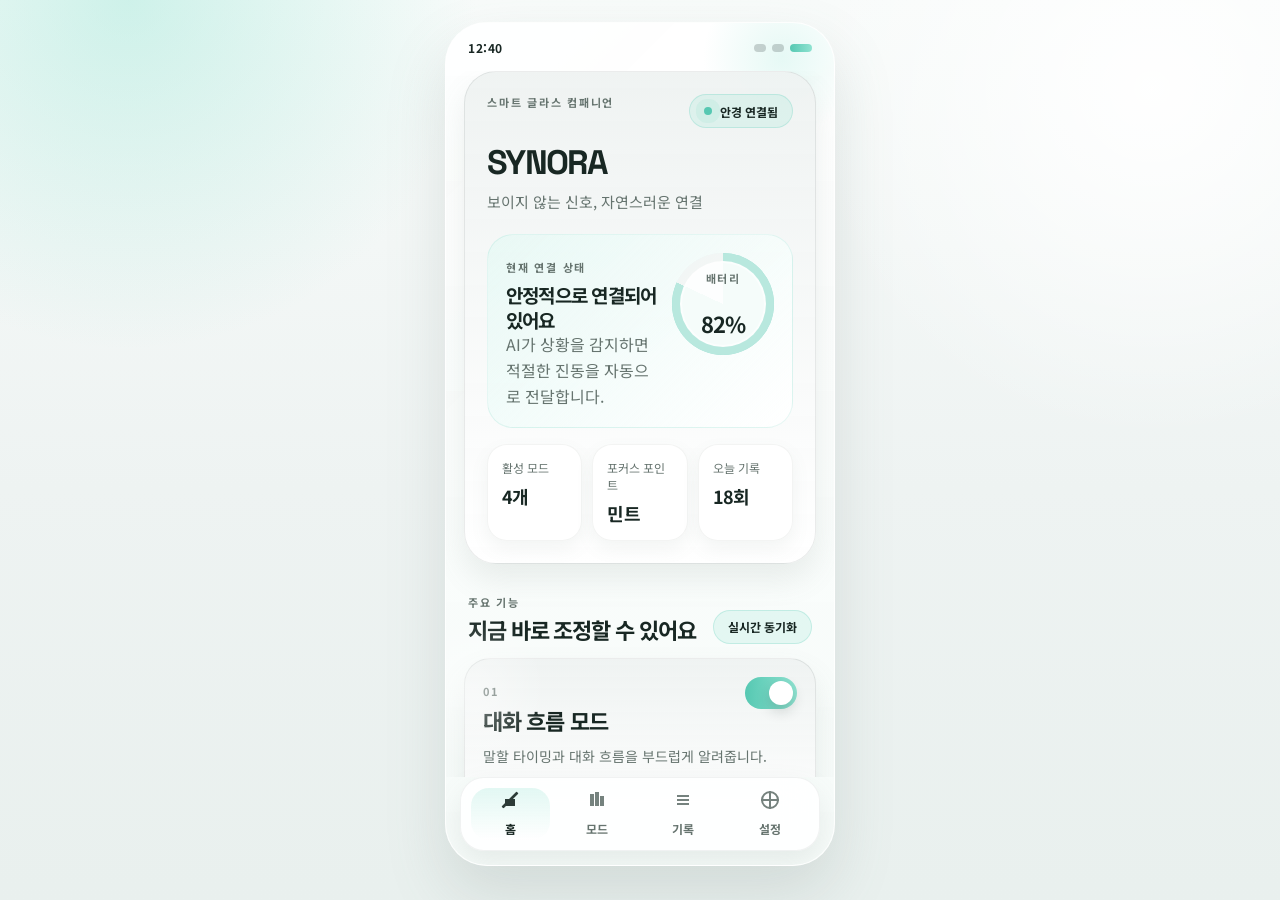
<file: index.html>
<!DOCTYPE html>
<html lang="ko">
  <head>
    <meta charset="UTF-8" />
    <meta name="viewport" content="width=device-width, initial-scale=1.0, viewport-fit=cover" />
    <title>SYNORA</title>
    <link rel="preconnect" href="https://fonts.googleapis.com" />
    <link rel="preconnect" href="https://fonts.gstatic.com" crossorigin />
    <link
      href="https://fonts.googleapis.com/css2?family=Noto+Sans+KR:wght@400;500;600;700;800&family=Space+Grotesk:wght@500;700&display=swap"
      rel="stylesheet"
    />
    <link rel="stylesheet" href="./styles.css" />
  </head>
  <body>
    <div class="device-shell">
      <div class="status-bar" aria-hidden="true">
        <span>12:40</span>
        <div class="status-icons">
          <i></i>
          <i></i>
          <i class="wide"></i>
        </div>
      </div>

      <main class="screen-stack">
        <section class="screen is-active" data-screen="home">
          <header class="hero-panel">
            <div class="hero-topline">
              <span class="eyebrow">스마트 글라스 컴패니언</span>
              <span class="hero-pill">
                <span class="hero-pill-dot"></span>
                안경 연결됨
              </span>
            </div>
            <div class="brand-lockup">
              <h1>SYNORA</h1>
              <p>보이지 않는 신호, 자연스러운 연결</p>
            </div>
            <div class="connection-card">
              <div class="connection-copy">
                <span class="section-label">현재 연결 상태</span>
                <strong>안정적으로 연결되어 있어요</strong>
                <p>AI가 상황을 감지하면 적절한 진동을 자동으로 전달합니다.</p>
              </div>
              <div class="battery-ring">
                <div class="battery-ring-core">
                  <span>배터리</span>
                  <strong>82%</strong>
                </div>
              </div>
            </div>
            <div class="hero-stats">
              <article class="stat-card">
                <span>활성 모드</span>
                <strong>4개</strong>
              </article>
              <article class="stat-card">
                <span>포커스 포인트</span>
                <strong>민트</strong>
              </article>
              <article class="stat-card">
                <span>오늘 기록</span>
                <strong>18회</strong>
              </article>
            </div>
          </header>

          <div class="section-heading">
            <div>
              <span class="section-label">주요 기능</span>
              <h2>지금 바로 조정할 수 있어요</h2>
            </div>
            <span class="section-badge">실시간 동기화</span>
          </div>

          <div class="feature-grid">
            <article class="feature-card tappable" data-mode-card="conversation" data-open-detail="conversation" tabindex="0" role="button">
              <div class="feature-header">
                <div>
                  <span class="feature-index">01</span>
                  <h3>대화 흐름 모드</h3>
                </div>
                <label class="switch" aria-label="대화 흐름 모드 켜기">
                  <input type="checkbox" checked data-mode-toggle="conversation" />
                  <span></span>
                </label>
              </div>
              <p>말할 타이밍과 대화 흐름을 부드럽게 알려줍니다.</p>
              <div class="feature-footer">
                <span class="state-badge" data-mode-status="conversation">활성</span>
                <span class="feature-link">상세 조정</span>
              </div>
            </article>

            <article class="feature-card tappable" data-mode-card="sensory" data-open-detail="sensory" tabindex="0" role="button">
              <div class="feature-header">
                <div>
                  <span class="feature-index">02</span>
                  <h3>감각 안정 모드</h3>
                </div>
                <label class="switch" aria-label="감각 안정 모드 켜기">
                  <input type="checkbox" checked data-mode-toggle="sensory" />
                  <span></span>
                </label>
              </div>
              <p>긴장과 감각 과부하 상태를 차분하게 알려줍니다.</p>
              <div class="feature-footer">
                <span class="state-badge" data-mode-status="sensory">활성</span>
                <span class="feature-link">상세 조정</span>
              </div>
            </article>

            <article class="feature-card tappable" data-mode-card="social" data-open-detail="social" tabindex="0" role="button">
              <div class="feature-header">
                <div>
                  <span class="feature-index">03</span>
                  <h3>사회 환경 적응 모드</h3>
                </div>
                <label class="switch" aria-label="사회 환경 적응 모드 켜기">
                  <input type="checkbox" checked data-mode-toggle="social" />
                  <span></span>
                </label>
              </div>
              <p>주변 소음과 분위기 변화를 실시간으로 인식합니다.</p>
              <div class="feature-footer">
                <span class="state-badge" data-mode-status="social">활성</span>
                <span class="feature-link">상세 조정</span>
              </div>
            </article>

            <article class="feature-card tappable" data-mode-card="focus" data-open-detail="focus" tabindex="0" role="button">
              <div class="feature-header">
                <div>
                  <span class="feature-index">04</span>
                  <h3>시선 유도 기능</h3>
                </div>
                <label class="switch" aria-label="시선 유도 기능 켜기">
                  <input type="checkbox" checked data-mode-toggle="focus" />
                  <span></span>
                </label>
              </div>
              <p>렌즈 안의 포인트가 바라볼 방향을 자연스럽게 안내합니다.</p>
              <div class="feature-footer">
                <span class="state-badge" data-mode-status="focus">활성</span>
                <span class="feature-link">상세 조정</span>
              </div>
            </article>
          </div>
        </section>

        <section class="screen" data-screen="modes">
          <header class="page-header">
            <span class="eyebrow">모드 제어</span>
            <h1>상황별 조정을 한곳에서</h1>
            <p>각 모드의 활성 상태와 민감도를 빠르게 확인하고 상세 화면으로 이동할 수 있어요.</p>
          </header>

          <article class="compact-summary">
            <div>
              <span class="section-label">기기 상태</span>
              <strong>안경 연결 안정적 · 배터리 82%</strong>
            </div>
            <span class="section-badge">AI 자동 감지</span>
          </article>

          <div class="mode-list">
            <article class="mode-row tappable" data-mode-card="conversation" data-open-detail="conversation" tabindex="0" role="button">
              <div class="mode-row-main">
                <div class="mode-icon"></div>
                <div>
                  <h3>대화 흐름 모드</h3>
                  <p>말할 타이밍과 반응 전환 신호를 조정합니다.</p>
                </div>
              </div>
              <div class="mode-row-side">
                <span class="state-badge" data-mode-status="conversation">활성</span>
                <label class="switch" aria-label="대화 흐름 모드 켜기">
                  <input type="checkbox" checked data-mode-toggle="conversation" />
                  <span></span>
                </label>
              </div>
            </article>

            <article class="mode-row tappable" data-mode-card="sensory" data-open-detail="sensory" tabindex="0" role="button">
              <div class="mode-row-main">
                <div class="mode-icon"></div>
                <div>
                  <h3>감각 안정 모드</h3>
                  <p>긴장과 감각 부담 신호를 부드럽게 전달합니다.</p>
                </div>
              </div>
              <div class="mode-row-side">
                <span class="state-badge" data-mode-status="sensory">활성</span>
                <label class="switch" aria-label="감각 안정 모드 켜기">
                  <input type="checkbox" checked data-mode-toggle="sensory" />
                  <span></span>
                </label>
              </div>
            </article>

            <article class="mode-row tappable" data-mode-card="social" data-open-detail="social" tabindex="0" role="button">
              <div class="mode-row-main">
                <div class="mode-icon"></div>
                <div>
                  <h3>사회 환경 적응 모드</h3>
                  <p>소음과 분위기 변화 감지 범위를 조절합니다.</p>
                </div>
              </div>
              <div class="mode-row-side">
                <span class="state-badge" data-mode-status="social">활성</span>
                <label class="switch" aria-label="사회 환경 적응 모드 켜기">
                  <input type="checkbox" checked data-mode-toggle="social" />
                  <span></span>
                </label>
              </div>
            </article>

            <article class="mode-row tappable" data-mode-card="focus" data-open-detail="focus" tabindex="0" role="button">
              <div class="mode-row-main">
                <div class="mode-icon"></div>
                <div>
                  <h3>시선 유도 기능</h3>
                  <p>포인트 색상, 위치, 움직임을 실시간으로 조정합니다.</p>
                </div>
              </div>
              <div class="mode-row-side">
                <span class="state-badge" data-mode-status="focus">활성</span>
                <label class="switch" aria-label="시선 유도 기능 켜기">
                  <input type="checkbox" checked data-mode-toggle="focus" />
                  <span></span>
                </label>
              </div>
            </article>
          </div>
        </section>

        <section class="screen" data-screen="records">
          <header class="page-header">
            <span class="eyebrow">기록</span>
            <h1>최근 활동 로그</h1>
            <p>오늘 감지된 신호와 사용 시간을 차분한 타임라인으로 정리해 보여줍니다.</p>
          </header>

          <article class="records-highlight">
            <div>
              <span class="section-label">오늘 요약</span>
              <strong>안정적인 상호작용 흐름</strong>
            </div>
            <div class="signal-bars" aria-hidden="true">
              <span></span>
              <span></span>
              <span></span>
              <span></span>
            </div>
          </article>

          <div class="records-list">
            <article class="record-item">
              <div class="record-time">09:12</div>
              <div class="record-body">
                <h3>대화 흐름 모드 감지 3회</h3>
                <p>회의 중 말할 타이밍과 대화 전환 신호가 전달되었어요.</p>
              </div>
            </article>

            <article class="record-item">
              <div class="record-time">11:08</div>
              <div class="record-body">
                <h3>시선 유도 기능 사용 12분</h3>
                <p>포인트가 시선 중심을 유지하며 상대의 얼굴 방향을 안내했어요.</p>
              </div>
            </article>

            <article class="record-item">
              <div class="record-time">14:25</div>
              <div class="record-body">
                <h3>감각 안정 알림 1회</h3>
                <p>긴장 상태 변화를 감지해 휴식 알림을 부드럽게 보냈어요.</p>
              </div>
            </article>

            <article class="record-item">
              <div class="record-time">17:40</div>
              <div class="record-body">
                <h3>사회 환경 변화 감지 2회</h3>
                <p>주변 소음과 혼잡도 상승 구간이 기록되었어요.</p>
              </div>
            </article>
          </div>
        </section>

        <section class="screen" data-screen="settings">
          <header class="page-header">
            <span class="eyebrow">설정</span>
            <h1>기기와 개인화 관리</h1>
            <p>연결 상태를 확인하고 테스트와 개인화 옵션을 한 번에 조정할 수 있어요.</p>
          </header>

          <article class="settings-panel">
            <div class="settings-row">
              <div>
                <span class="section-label">안경 연결 상태</span>
                <strong>안경 연결됨</strong>
              </div>
              <button class="soft-button" type="button" data-action="reconnect">다시 확인</button>
            </div>

            <div class="settings-row">
              <div>
                <span class="section-label">배터리</span>
                <strong>82%</strong>
              </div>
              <span class="section-badge">정상</span>
            </div>

            <div class="quick-tests">
              <div class="quick-test-card">
                <div class="temple-demo" data-haptic-demo="settings" aria-hidden="true">
                  <div class="temple-arm"></div>
                  <div class="temple-wave one"></div>
                  <div class="temple-wave two"></div>
                  <div class="temple-wave three"></div>
                </div>
                <button class="primary-button" type="button" data-haptic-test="settings">햅틱 테스트</button>
              </div>

              <div class="quick-test-card">
                <div class="point-mini-preview" data-point-mini-preview>
                  <span></span>
                </div>
                <button class="soft-button full" type="button" data-action="point-test">포인트 테스트</button>
              </div>
            </div>

            <button class="settings-action" type="button" data-panel-toggle="profile">사용자 맞춤 프로필</button>
            <div class="expand-panel" data-panel="profile">
              <div class="chip-row">
                <span>업무 미팅 중심</span>
                <span>부드러운 진동 선호</span>
                <span>민트 포인트 사용</span>
              </div>
            </div>

            <button class="settings-action" type="button" data-panel-toggle="alerts">알림 설정</button>
            <div class="expand-panel" data-panel="alerts">
              <label class="toggle-row">
                <span>모드 변경 알림</span>
                <label class="switch" aria-label="모드 변경 알림 켜기">
                  <input type="checkbox" checked data-setting-toggle="modeAlerts" />
                  <span></span>
                </label>
              </label>
              <label class="toggle-row">
                <span>배터리 경고</span>
                <label class="switch" aria-label="배터리 경고 켜기">
                  <input type="checkbox" checked data-setting-toggle="batteryAlerts" />
                  <span></span>
                </label>
              </label>
            </div>
          </article>
        </section>

        <section class="screen detail-screen" data-screen="detail-conversation">
          <header class="detail-header">
            <button class="back-button" type="button" data-back>이전</button>
            <span class="eyebrow">상세 조정</span>
            <h1>대화 흐름 모드</h1>
            <p>말할 타이밍과 대화 흐름 전환을 부드럽게 안내합니다.</p>
          </header>

          <article class="detail-card">
            <div class="card-head">
              <div>
                <span class="section-label">활성 상태</span>
                <strong>홈 화면과 즉시 동기화</strong>
              </div>
              <label class="switch" aria-label="대화 흐름 모드 켜기">
                <input type="checkbox" checked data-mode-toggle="conversation" />
                <span></span>
              </label>
            </div>
          </article>

          <article class="detail-card">
            <div class="control-group">
              <div class="control-header">
                <div>
                  <h2>진동 강도</h2>
                  <p>전달감이 너무 세지 않도록 부드럽게 조정합니다.</p>
                </div>
                <span class="value-badge" id="conversationIntensityValue">66%</span>
              </div>
              <input
                type="range"
                min="0"
                max="100"
                value="66"
                data-state-group="conversation"
                data-state-key="intensity"
                data-output="conversationIntensityValue"
                data-format="percent"
              />
              <div class="range-labels"><span>약</span><span>중</span><span>강</span></div>
            </div>

            <div class="control-group">
              <div class="control-header">
                <div>
                  <h2>반응 민감도</h2>
                  <p>말할 타이밍을 얼마나 빠르게 감지할지 조절합니다.</p>
                </div>
                <span class="value-badge" id="conversationSensitivityValue">61%</span>
              </div>
              <input
                type="range"
                min="0"
                max="100"
                value="61"
                data-state-group="conversation"
                data-state-key="sensitivity"
                data-output="conversationSensitivityValue"
                data-format="percent"
              />
              <div class="range-labels"><span>낮음</span><span>보통</span><span>높음</span></div>
            </div>
          </article>

          <article class="detail-card">
            <div class="card-head stacked">
              <div>
                <span class="section-label">진동 신호 안내</span>
                <strong>AI가 자동으로 의미를 선택해 전달해요</strong>
              </div>
              <span class="assist-badge">수동 패턴 선택 없음</span>
            </div>
            <div class="signal-guide">
              <article class="signal-card">
                <strong>짧게 1번</strong>
                <p>말할 타이밍</p>
              </article>
              <article class="signal-card">
                <strong>짧게 2번</strong>
                <p>추가 반응 추천</p>
              </article>
              <article class="signal-card">
                <strong>짧고 빠르게 3번</strong>
                <p>대화 흐름 전환</p>
              </article>
            </div>
            <p class="guide-note">AI가 대화 상황을 감지하면 적절한 진동을 자동으로 전달합니다.</p>
          </article>

          <article class="detail-card">
            <div class="card-head stacked">
              <div>
                <span class="section-label">테스트</span>
                <strong>현재 설정으로 진동 안내를 미리 확인</strong>
              </div>
            </div>
            <div class="temple-demo large" data-haptic-demo="conversation" aria-hidden="true">
              <div class="temple-arm"></div>
              <div class="temple-wave one"></div>
              <div class="temple-wave two"></div>
              <div class="temple-wave three"></div>
            </div>
            <button class="primary-button" type="button" data-haptic-test="conversation">햅틱 테스트</button>
          </article>
        </section>

        <section class="screen detail-screen" data-screen="detail-sensory">
          <header class="detail-header">
            <button class="back-button" type="button" data-back>이전</button>
            <span class="eyebrow">상세 조정</span>
            <h1>감각 안정 모드</h1>
            <p>긴장과 피로 상태 변화를 안정적으로 감지해 차분하게 알려줍니다.</p>
          </header>

          <article class="detail-card">
            <div class="card-head">
              <div>
                <span class="section-label">활성 상태</span>
                <strong>감각 부담 알림을 즉시 반영</strong>
              </div>
              <label class="switch" aria-label="감각 안정 모드 켜기">
                <input type="checkbox" checked data-mode-toggle="sensory" />
                <span></span>
              </label>
            </div>
          </article>

          <article class="detail-card">
            <div class="control-group">
              <div class="control-header">
                <div>
                  <h2>진동 강도</h2>
                  <p>안내 감도를 유지하면서 자극은 부드럽게 조절합니다.</p>
                </div>
                <span class="value-badge" id="sensoryIntensityValue">54%</span>
              </div>
              <input
                type="range"
                min="0"
                max="100"
                value="54"
                data-state-group="sensory"
                data-state-key="intensity"
                data-output="sensoryIntensityValue"
                data-format="percent"
              />
              <div class="range-labels"><span>약</span><span>중</span><span>강</span></div>
            </div>

            <div class="control-group">
              <div class="control-header">
                <div>
                  <h2>안정 민감도</h2>
                  <p>긴장 신호를 얼마나 빠르게 감지할지 정합니다.</p>
                </div>
                <span class="value-badge" id="sensorySensitivityValue">58%</span>
              </div>
              <input
                type="range"
                min="0"
                max="100"
                value="58"
                data-state-group="sensory"
                data-state-key="sensitivity"
                data-output="sensorySensitivityValue"
                data-format="percent"
              />
              <div class="range-labels"><span>낮음</span><span>보통</span><span>높음</span></div>
            </div>

            <label class="toggle-row wide">
              <span>휴식 알림</span>
              <label class="switch" aria-label="휴식 알림 켜기">
                <input type="checkbox" checked data-state-group="sensory" data-state-key="restAlert" data-boolean-toggle />
                <span></span>
              </label>
            </label>
          </article>

          <article class="detail-card">
            <div class="card-head stacked">
              <div>
                <span class="section-label">진동 신호 안내</span>
                <strong>AI가 상태에 맞춰 자동으로 전달해요</strong>
              </div>
              <span class="assist-badge">수동 패턴 선택 없음</span>
            </div>
            <div class="signal-guide">
              <article class="signal-card">
                <strong>길고 부드럽게 1번</strong>
                <p>긴장 감지</p>
              </article>
              <article class="signal-card">
                <strong>천천히 2번</strong>
                <p>불안 증가</p>
              </article>
              <article class="signal-card">
                <strong>선명한 지속 진동</strong>
                <p>감각 과부하 위험</p>
              </article>
            </div>
            <p class="guide-note">AI가 사용자의 상태 변화를 감지하면 적절한 진동을 자동으로 전달합니다.</p>
          </article>

          <article class="detail-card">
            <div class="card-head stacked">
              <div>
                <span class="section-label">테스트</span>
                <strong>느리고 부드러운 리듬으로 확인</strong>
              </div>
            </div>
            <div class="temple-demo large" data-haptic-demo="sensory" aria-hidden="true">
              <div class="temple-arm"></div>
              <div class="temple-wave one"></div>
              <div class="temple-wave two"></div>
              <div class="temple-wave three"></div>
            </div>
            <button class="primary-button" type="button" data-haptic-test="sensory">햅틱 테스트</button>
          </article>
        </section>

        <section class="screen detail-screen" data-screen="detail-social">
          <header class="detail-header">
            <button class="back-button" type="button" data-back>이전</button>
            <span class="eyebrow">상세 조정</span>
            <h1>사회 환경 적응 모드</h1>
            <p>주변 환경과 분위기 변화를 읽어 사회적 복잡도를 알려줍니다.</p>
          </header>

          <article class="detail-card">
            <div class="card-head">
              <div>
                <span class="section-label">활성 상태</span>
                <strong>주변 변화 감지를 즉시 반영</strong>
              </div>
              <label class="switch" aria-label="사회 환경 적응 모드 켜기">
                <input type="checkbox" checked data-mode-toggle="social" />
                <span></span>
              </label>
            </div>
          </article>

          <article class="detail-card">
            <div class="control-group">
              <div class="control-header">
                <div>
                  <h2>진동 강도</h2>
                  <p>복잡한 환경에서도 과하지 않게 전달되는 강도입니다.</p>
                </div>
                <span class="value-badge" id="socialIntensityValue">57%</span>
              </div>
              <input
                type="range"
                min="0"
                max="100"
                value="57"
                data-state-group="social"
                data-state-key="intensity"
                data-output="socialIntensityValue"
                data-format="percent"
              />
              <div class="range-labels"><span>약</span><span>중</span><span>강</span></div>
            </div>

            <div class="control-group">
              <div class="control-header">
                <div>
                  <h2>환경 민감도</h2>
                  <p>분위기 변화를 얼마나 세밀하게 읽을지 정합니다.</p>
                </div>
                <span class="value-badge" id="socialSensitivityValue">63%</span>
              </div>
              <input
                type="range"
                min="0"
                max="100"
                value="63"
                data-state-group="social"
                data-state-key="sensitivity"
                data-output="socialSensitivityValue"
                data-format="percent"
              />
              <div class="range-labels"><span>낮음</span><span>보통</span><span>높음</span></div>
            </div>

            <label class="toggle-row wide">
              <span>소음 감지</span>
              <label class="switch" aria-label="소음 감지 켜기">
                <input type="checkbox" checked data-state-group="social" data-state-key="noise" data-boolean-toggle />
                <span></span>
              </label>
            </label>

            <label class="toggle-row wide">
              <span>혼잡도 감지</span>
              <label class="switch" aria-label="혼잡도 감지 켜기">
                <input type="checkbox" checked data-state-group="social" data-state-key="crowd" data-boolean-toggle />
                <span></span>
              </label>
            </label>
          </article>

          <article class="detail-card">
            <div class="card-head stacked">
              <div>
                <span class="section-label">진동 신호 안내</span>
                <strong>환경 변화 의미만 안내하고 패턴은 AI가 선택해요</strong>
              </div>
              <span class="assist-badge">수동 패턴 선택 없음</span>
            </div>
            <div class="signal-guide">
              <article class="signal-card">
                <strong>짧게 2번</strong>
                <p>소음 증가</p>
              </article>
              <article class="signal-card">
                <strong>짧게-길게 1번</strong>
                <p>환경 변화 감지</p>
              </article>
              <article class="signal-card">
                <strong>리듬감 있는 3번</strong>
                <p>사회 환경 복잡도 증가</p>
              </article>
            </div>
            <p class="guide-note">AI가 주변 환경 변화를 감지하면 적절한 진동을 자동으로 전달합니다.</p>
          </article>

          <article class="detail-card">
            <div class="card-head stacked">
              <div>
                <span class="section-label">테스트</span>
                <strong>환경 변화 감지를 짧은 파형으로 확인</strong>
              </div>
            </div>
            <div class="temple-demo large" data-haptic-demo="social" aria-hidden="true">
              <div class="temple-arm"></div>
              <div class="temple-wave one"></div>
              <div class="temple-wave two"></div>
              <div class="temple-wave three"></div>
            </div>
            <button class="primary-button" type="button" data-haptic-test="social">햅틱 테스트</button>
          </article>
        </section>

        <section class="screen detail-screen" data-screen="detail-focus">
          <header class="detail-header">
            <button class="back-button" type="button" data-back>이전</button>
            <span class="eyebrow">상세 조정</span>
            <h1>시선 유도 기능</h1>
            <p>상대를 바라볼 방향을 자연스럽게 안내하는 포인트를 조정합니다.</p>
          </header>

          <article class="detail-card">
            <div class="card-head">
              <div>
                <span class="section-label">활성 상태</span>
                <strong>포인트가 렌즈 안에서 실시간으로 움직여요</strong>
              </div>
              <label class="switch" aria-label="시선 유도 기능 켜기">
                <input type="checkbox" checked data-mode-toggle="focus" />
                <span></span>
              </label>
            </div>
          </article>

          <article class="detail-card">
            <div class="card-head stacked">
              <div>
                <span class="section-label">렌즈 미리보기</span>
                <strong id="focusSummary">민트 · 눈 사이</strong>
              </div>
              <span class="assist-badge">실시간 반영</span>
            </div>

            <div class="focus-preview" id="focusPreview">
              <div class="lens-frame">
                <div class="lens left"></div>
                <div class="lens right"></div>
                <div class="bridge"></div>
                <div class="preview-face">
                  <div class="preview-head"></div>
                  <div class="preview-eye left"></div>
                  <div class="preview-eye right"></div>
                  <div class="preview-nose"></div>
                  <div class="preview-mouth"></div>
                </div>
                <div class="focus-target"></div>
              </div>
            </div>
            <button class="soft-button full" type="button" data-action="point-test">포인트 테스트</button>
          </article>

          <article class="detail-card">
            <div class="control-group">
              <div class="control-header">
                <div>
                  <h2>포인트 색상</h2>
                  <p>렌즈 안에서 가장 편안하게 보이는 색을 고릅니다.</p>
                </div>
              </div>
              <div class="choice-grid colors">
                <button class="color-option" type="button" data-focus-color="red">
                  <span class="color-swatch red"></span>
                  <span>빨강</span>
                </button>
                <button class="color-option is-active" type="button" data-focus-color="mint">
                  <span class="color-swatch mint"></span>
                  <span>민트</span>
                </button>
                <button class="color-option" type="button" data-focus-color="white">
                  <span class="color-swatch white"></span>
                  <span>하양</span>
                </button>
                <button class="color-option" type="button" data-focus-color="yellow">
                  <span class="color-swatch yellow"></span>
                  <span>노랑</span>
                </button>
                <button class="color-option" type="button" data-focus-color="blue">
                  <span class="color-swatch blue"></span>
                  <span>파랑</span>
                </button>
              </div>
            </div>

            <div class="control-group">
              <div class="control-header">
                <div>
                  <h2>포인트 크기</h2>
                </div>
                <span class="value-badge" id="focusSizeValue">16px</span>
              </div>
              <input
                type="range"
                min="8"
                max="28"
                value="16"
                data-state-group="focus"
                data-state-key="size"
                data-output="focusSizeValue"
                data-format="pixel"
              />
            </div>

            <div class="control-group">
              <div class="control-header">
                <div>
                  <h2>포인트 밝기</h2>
                </div>
                <span class="value-badge" id="focusBrightnessValue">78%</span>
              </div>
              <input
                type="range"
                min="20"
                max="100"
                value="78"
                data-state-group="focus"
                data-state-key="brightness"
                data-output="focusBrightnessValue"
                data-format="percent"
              />
            </div>
          </article>

          <article class="detail-card">
            <div class="control-group">
              <div class="control-header">
                <div>
                  <h2>위치 선택</h2>
                  <p>시선을 너무 강제하지 않도록 자연스러운 기준점을 만듭니다.</p>
                </div>
              </div>
              <div class="choice-grid positions">
                <button class="segment-option" type="button" data-focus-position="nose">코 주변</button>
                <button class="segment-option is-active" type="button" data-focus-position="between">눈 사이</button>
                <button class="segment-option" type="button" data-focus-position="center">정면 중앙</button>
              </div>
            </div>

            <div class="control-group">
              <div class="control-header">
                <div>
                  <h2>시선 민감도</h2>
                </div>
                <span class="value-badge" id="focusSensitivityValue">72%</span>
              </div>
              <input
                type="range"
                min="0"
                max="100"
                value="72"
                data-state-group="focus"
                data-state-key="sensitivity"
                data-output="focusSensitivityValue"
                data-format="percent"
              />
              <div class="range-labels"><span>낮음</span><span>보통</span><span>높음</span></div>
            </div>

            <div class="control-group">
              <div class="control-header">
                <div>
                  <h2>포인트 움직임 속도</h2>
                </div>
                <span class="value-badge" id="focusSpeedValue">48%</span>
              </div>
              <input
                type="range"
                min="10"
                max="100"
                value="48"
                data-state-group="focus"
                data-state-key="speed"
                data-output="focusSpeedValue"
                data-format="percent"
              />
            </div>
          </article>

          <article class="detail-card">
            <div class="card-head stacked">
              <div>
                <span class="section-label">안내 방식</span>
                <strong>시선 유도는 부담을 줄이며 방향만 제안해요</strong>
              </div>
            </div>
            <p class="guide-note">
              시선 유도 포인트는 사용자가 직접 억지로 마주쳐야 한다는 부담을 줄이고 바라볼 방향을 자연스럽게 안내합니다.
            </p>
          </article>
        </section>
      </main>

      <nav class="bottom-nav" aria-label="하단 탐색">
        <button class="nav-button is-active" type="button" data-nav="home">
          <span class="nav-icon home"></span>
          <span>홈</span>
        </button>
        <button class="nav-button" type="button" data-nav="modes">
          <span class="nav-icon modes"></span>
          <span>모드</span>
        </button>
        <button class="nav-button" type="button" data-nav="records">
          <span class="nav-icon records"></span>
          <span>기록</span>
        </button>
        <button class="nav-button" type="button" data-nav="settings">
          <span class="nav-icon settings"></span>
          <span>설정</span>
        </button>
      </nav>

      <div class="toast" id="toast" aria-live="polite"></div>
    </div>

    <script src="./script.js"></script>
  </body>
</html>
</file>
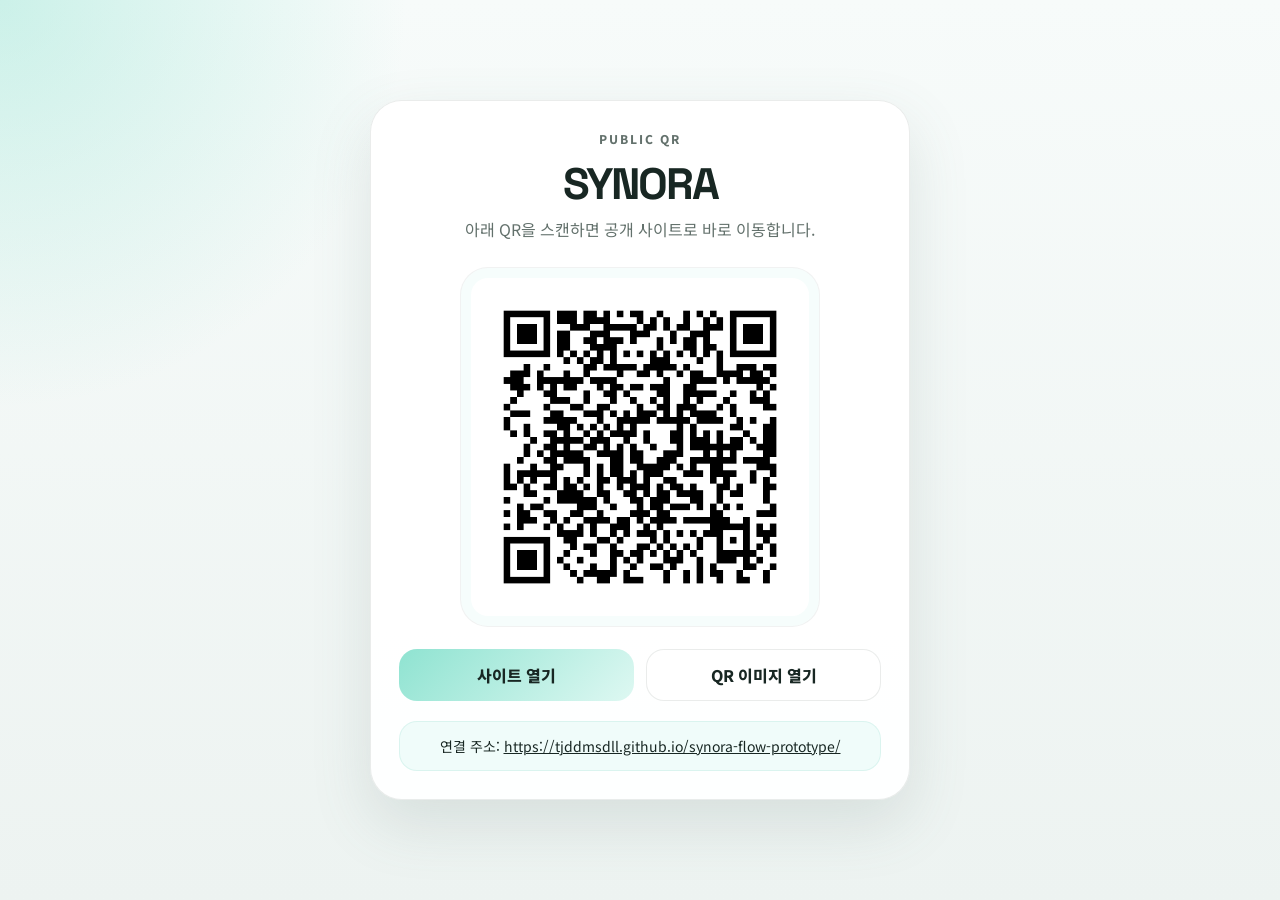
<file: qr.html>
<!DOCTYPE html>
<html lang="ko">
  <head>
    <meta charset="UTF-8" />
    <meta name="viewport" content="width=device-width, initial-scale=1.0" />
    <title>SYNORA 공개 QR</title>
    <link rel="preconnect" href="https://fonts.googleapis.com" />
    <link rel="preconnect" href="https://fonts.gstatic.com" crossorigin />
    <link
      href="https://fonts.googleapis.com/css2?family=Noto+Sans+KR:wght@400;500;700;800&family=Space+Grotesk:wght@600;700&display=swap"
      rel="stylesheet"
    />
    <style>
      :root {
        --bg: #f3f8f6;
        --surface: rgba(255, 255, 255, 0.94);
        --line: rgba(27, 43, 38, 0.09);
        --text: #182723;
        --muted: #63716c;
        --mint: #8fe3d1;
        --mint-strong: #56c8b2;
        --shadow: 0 24px 60px rgba(93, 118, 111, 0.16);
      }

      * {
        box-sizing: border-box;
      }

      body {
        margin: 0;
        min-height: 100vh;
        display: grid;
        place-items: center;
        padding: 24px;
        font-family: "Noto Sans KR", sans-serif;
        color: var(--text);
        background:
          radial-gradient(circle at top left, rgba(143, 227, 209, 0.42), transparent 26%),
          linear-gradient(180deg, #f7fbfa 0%, #edf3f1 100%);
      }

      .card {
        width: min(100%, 540px);
        padding: 28px;
        border-radius: 32px;
        background: var(--surface);
        border: 1px solid var(--line);
        box-shadow: var(--shadow);
        text-align: center;
      }

      .eyebrow {
        margin: 0;
        color: var(--muted);
        font-size: 12px;
        font-weight: 800;
        letter-spacing: 0.16em;
        text-transform: uppercase;
      }

      h1 {
        margin: 12px 0 10px;
        font-family: "Space Grotesk", sans-serif;
        font-size: clamp(32px, 7vw, 44px);
        line-height: 1;
        letter-spacing: -0.05em;
      }

      p {
        margin: 0;
        color: var(--muted);
        line-height: 1.7;
      }

      .qr-wrap {
        margin: 24px auto 20px;
        padding: 16px;
        width: min(100%, 360px);
        border-radius: 28px;
        background: white;
        border: 1px solid rgba(27, 43, 38, 0.06);
        box-shadow: inset 0 0 0 10px rgba(143, 227, 209, 0.08);
      }

      .qr-wrap img {
        display: block;
        width: 100%;
        height: auto;
        border-radius: 20px;
      }

      .button-row {
        display: grid;
        grid-template-columns: repeat(2, minmax(0, 1fr));
        gap: 12px;
        margin-top: 22px;
      }

      a.button {
        display: inline-flex;
        align-items: center;
        justify-content: center;
        min-height: 52px;
        padding: 0 14px;
        border-radius: 18px;
        text-decoration: none;
        font-weight: 800;
        transition: transform 180ms ease, opacity 180ms ease;
      }

      a.button:hover {
        transform: translateY(-2px);
      }

      .primary {
        color: var(--text);
        background: linear-gradient(135deg, var(--mint), #def8f2);
      }

      .secondary {
        color: var(--text);
        background: rgba(255, 255, 255, 0.9);
        border: 1px solid var(--line);
      }

      .link-box {
        margin-top: 20px;
        padding: 14px 16px;
        border-radius: 18px;
        background: rgba(143, 227, 209, 0.12);
        border: 1px solid rgba(86, 200, 178, 0.14);
        word-break: break-all;
        font-size: 14px;
      }

      .link-box a {
        color: inherit;
      }

      @media (max-width: 520px) {
        .card {
          padding: 22px;
          border-radius: 24px;
        }

        .button-row {
          grid-template-columns: 1fr;
        }
      }
    </style>
  </head>
  <body>
    <main class="card">
      <p class="eyebrow">Public QR</p>
      <h1>SYNORA</h1>
      <p>아래 QR을 스캔하면 공개 사이트로 바로 이동합니다.</p>

      <div class="qr-wrap">
        <img src="./synora-public-qr.png" alt="SYNORA 공개 사이트 QR 코드" />
      </div>

      <div class="button-row">
        <a class="button primary" href="./index.html">사이트 열기</a>
        <a class="button secondary" href="./synora-public-qr.png">QR 이미지 열기</a>
      </div>

      <div class="link-box">
        연결 주소:
        <a href="https://tjddmsdll.github.io/synora-flow-prototype/">
          https://tjddmsdll.github.io/synora-flow-prototype/
        </a>
      </div>
    </main>
  </body>
</html>
</file>
<file: styles.css>
:root {
  --bg: #f4f7f6;
  --surface: rgba(255, 255, 255, 0.96);
  --surface-strong: #ffffff;
  --card: #eef2f1;
  --card-deep: #e5ecea;
  --line: rgba(34, 52, 47, 0.09);
  --line-strong: rgba(34, 52, 47, 0.14);
  --text: #182723;
  --muted: #66746f;
  --mint: #8fe3d1;
  --mint-strong: #56c8b2;
  --mint-soft: #dff8f2;
  --mint-glow: rgba(86, 200, 178, 0.18);
  --shadow-lg: 0 28px 60px rgba(103, 123, 117, 0.18);
  --shadow-md: 0 16px 30px rgba(103, 123, 117, 0.12);
  --shadow-sm: 0 8px 18px rgba(103, 123, 117, 0.08);
  --radius-xl: 34px;
  --radius-lg: 26px;
  --radius-md: 20px;
  --radius-sm: 16px;
  --transition: 220ms cubic-bezier(0.22, 1, 0.36, 1);
}

* {
  box-sizing: border-box;
}

html,
body {
  margin: 0;
  min-height: 100%;
  font-family: "Noto Sans KR", sans-serif;
  background:
    radial-gradient(circle at 10% 0%, rgba(143, 227, 209, 0.4), transparent 24%),
    radial-gradient(circle at 90% 10%, rgba(255, 255, 255, 0.95), transparent 25%),
    linear-gradient(180deg, #f8fbfa 0%, #eef3f2 55%, #e9f0ee 100%);
  color: var(--text);
}

body {
  display: grid;
  place-items: center;
  padding: 22px;
}

button,
input {
  font: inherit;
}

button {
  padding: 0;
  border: 0;
  background: none;
  color: inherit;
  cursor: pointer;
}

.device-shell {
  position: relative;
  width: min(390px, 100vw);
  height: min(844px, calc(100vh - 44px));
  min-height: 744px;
  overflow: hidden;
  border-radius: 42px;
  background:
    linear-gradient(180deg, rgba(255, 255, 255, 0.95), rgba(246, 251, 249, 0.98)),
    linear-gradient(135deg, rgba(143, 227, 209, 0.2), transparent 44%);
  border: 1px solid rgba(255, 255, 255, 0.78);
  box-shadow: var(--shadow-lg);
}

.device-shell::before,
.device-shell::after {
  content: "";
  position: absolute;
  border-radius: 50%;
  pointer-events: none;
}

.device-shell::before {
  top: -46px;
  right: -28px;
  width: 160px;
  height: 160px;
  background: radial-gradient(circle, rgba(143, 227, 209, 0.22), transparent 70%);
}

.device-shell::after {
  bottom: 100px;
  left: -48px;
  width: 150px;
  height: 150px;
  background: radial-gradient(circle, rgba(255, 255, 255, 0.46), transparent 70%);
}

.status-bar {
  position: relative;
  z-index: 2;
  display: flex;
  align-items: center;
  justify-content: space-between;
  padding: 16px 22px 10px;
  font-size: 12px;
  font-weight: 700;
  letter-spacing: 0.05em;
}

.status-icons {
  display: flex;
  align-items: center;
  gap: 6px;
}

.status-icons i {
  display: block;
  width: 12px;
  height: 8px;
  border-radius: 999px;
  background: rgba(24, 39, 35, 0.2);
}

.status-icons .wide {
  width: 22px;
  background: linear-gradient(90deg, var(--mint-strong), var(--mint));
}

.screen-stack {
  position: absolute;
  inset: 48px 0 88px;
}

.screen {
  position: absolute;
  inset: 0;
  display: none;
  overflow-y: auto;
  padding: 0 18px 28px;
  scrollbar-width: none;
}

.screen::-webkit-scrollbar {
  display: none;
}

.screen.is-active {
  display: block;
  animation: screen-in 260ms ease;
}

@keyframes screen-in {
  from {
    opacity: 0;
    transform: translateY(10px);
  }

  to {
    opacity: 1;
    transform: translateY(0);
  }
}

.hero-panel,
.feature-card,
.compact-summary,
.records-highlight,
.record-item,
.settings-panel,
.detail-card,
.mode-row {
  background: linear-gradient(180deg, rgba(238, 242, 241, 0.92), rgba(255, 255, 255, 0.98));
  border: 1px solid var(--line);
  box-shadow: var(--shadow-md);
}

.hero-panel {
  padding: 22px;
  border-radius: 32px;
}

.hero-topline,
.connection-card,
.feature-header,
.feature-footer,
.section-heading,
.settings-row,
.toggle-row,
.card-head,
.control-header,
.mode-row,
.mode-row-main,
.mode-row-side,
.record-item {
  display: flex;
  align-items: center;
  justify-content: space-between;
  gap: 14px;
}

.hero-topline {
  align-items: flex-start;
}

.eyebrow,
.section-label,
.feature-index {
  display: inline-flex;
  align-items: center;
  margin: 0;
  color: var(--muted);
  font-size: 11px;
  font-weight: 700;
  letter-spacing: 0.16em;
  text-transform: uppercase;
}

.brand-lockup {
  margin-top: 18px;
}

.brand-lockup h1,
.page-header h1,
.detail-header h1 {
  margin: 0;
  font-family: "Space Grotesk", sans-serif;
  font-size: 34px;
  line-height: 1;
  letter-spacing: -0.05em;
}

.brand-lockup p,
.page-header p,
.detail-header p,
.feature-card p,
.mode-row p,
.control-header p,
.guide-note,
.connection-copy p,
.record-body p {
  margin: 0;
  color: var(--muted);
  line-height: 1.6;
}

.brand-lockup p {
  margin-top: 10px;
  font-size: 15px;
}

.hero-pill,
.section-badge,
.state-badge,
.value-badge,
.assist-badge {
  display: inline-flex;
  align-items: center;
  justify-content: center;
  min-height: 34px;
  padding: 0 14px;
  border-radius: 999px;
  border: 1px solid rgba(86, 200, 178, 0.24);
  background: rgba(143, 227, 209, 0.2);
  font-size: 12px;
  font-weight: 700;
  color: var(--text);
}

.hero-pill {
  gap: 8px;
}

.hero-pill-dot {
  width: 8px;
  height: 8px;
  border-radius: 50%;
  background: var(--mint-strong);
  box-shadow: 0 0 0 8px rgba(86, 200, 178, 0.1);
}

.connection-card {
  margin-top: 20px;
  align-items: stretch;
  padding: 18px;
  border-radius: 26px;
  background:
    linear-gradient(135deg, rgba(143, 227, 209, 0.18), rgba(255, 255, 255, 0.9)),
    rgba(255, 255, 255, 0.7);
  border: 1px solid rgba(86, 200, 178, 0.14);
}

.connection-copy strong,
.compact-summary strong,
.settings-row strong,
.card-head strong,
.record-body h3,
.mode-row h3 {
  display: block;
  margin-top: 6px;
  font-size: 19px;
  line-height: 1.3;
  letter-spacing: -0.04em;
}

.battery-ring {
  flex-shrink: 0;
  display: grid;
  place-items: center;
  width: 102px;
  height: 102px;
  border-radius: 50%;
  background:
    conic-gradient(var(--mint-strong) 0deg 295deg, rgba(24, 39, 35, 0.08) 295deg 360deg);
  padding: 8px;
  box-shadow: inset 0 0 0 10px rgba(255, 255, 255, 0.58);
}

.battery-ring-core {
  display: grid;
  place-items: center;
  width: 100%;
  height: 100%;
  border-radius: 50%;
  background: rgba(255, 255, 255, 0.94);
  text-align: center;
}

.battery-ring-core span {
  color: var(--muted);
  font-size: 11px;
  font-weight: 700;
  letter-spacing: 0.1em;
}

.battery-ring-core strong {
  margin-top: 4px;
  font-size: 22px;
  letter-spacing: -0.05em;
}

.hero-stats {
  display: grid;
  grid-template-columns: repeat(3, minmax(0, 1fr));
  gap: 10px;
  margin-top: 16px;
}

.stat-card {
  padding: 14px;
  border-radius: 20px;
  background: rgba(255, 255, 255, 0.84);
  border: 1px solid rgba(24, 39, 35, 0.05);
  box-shadow: var(--shadow-sm);
}

.stat-card span {
  display: block;
  color: var(--muted);
  font-size: 12px;
}

.stat-card strong {
  display: block;
  margin-top: 7px;
  font-size: 18px;
  letter-spacing: -0.04em;
}

.section-heading {
  margin: 24px 4px 14px;
  align-items: flex-end;
}

.section-heading h2,
.control-header h2 {
  margin: 4px 0 0;
  font-size: 22px;
  line-height: 1.25;
  letter-spacing: -0.05em;
}

.feature-grid,
.mode-list,
.records-list,
.signal-guide,
.quick-tests {
  display: grid;
  gap: 14px;
}

.feature-card,
.mode-row,
.detail-card,
.record-item,
.compact-summary,
.records-highlight,
.settings-panel {
  border-radius: var(--radius-lg);
}

.feature-card,
.detail-card {
  padding: 18px;
}

.feature-card.tappable,
.mode-row.tappable,
.soft-button,
.primary-button,
.settings-action,
.back-button,
.color-option,
.segment-option {
  transition:
    transform var(--transition),
    box-shadow var(--transition),
    background var(--transition),
    border-color var(--transition),
    color var(--transition),
    opacity var(--transition);
}

.feature-card.tappable:hover,
.feature-card.tappable:focus-visible,
.mode-row.tappable:hover,
.mode-row.tappable:focus-visible,
.soft-button:hover,
.primary-button:hover,
.settings-action:hover,
.back-button:hover,
.color-option:hover,
.segment-option:hover {
  transform: translateY(-2px);
}

.feature-card.tappable,
.mode-row.tappable {
  outline: none;
}

.feature-card.is-off,
.mode-row.is-off {
  opacity: 0.58;
}

.feature-card.is-off .state-badge,
.mode-row.is-off .state-badge {
  background: rgba(24, 39, 35, 0.08);
  border-color: rgba(24, 39, 35, 0.08);
  color: var(--muted);
}

.feature-header {
  align-items: flex-start;
}

.feature-header h3 {
  margin: 6px 0 0;
  font-size: 22px;
  line-height: 1.2;
  letter-spacing: -0.04em;
}

.feature-card p {
  margin-top: 12px;
  font-size: 14px;
}

.feature-footer {
  margin-top: 16px;
}

.feature-link {
  color: var(--mint-strong);
  font-size: 13px;
  font-weight: 700;
}

.switch {
  position: relative;
  display: inline-flex;
  align-items: center;
  flex-shrink: 0;
}

.switch input {
  position: absolute;
  opacity: 0;
  pointer-events: none;
}

.switch span {
  position: relative;
  display: block;
  width: 52px;
  height: 32px;
  border-radius: 999px;
  background: rgba(24, 39, 35, 0.16);
  transition: background var(--transition);
}

.switch span::before {
  content: "";
  position: absolute;
  top: 4px;
  left: 4px;
  width: 24px;
  height: 24px;
  border-radius: 50%;
  background: #ffffff;
  box-shadow: 0 6px 14px rgba(24, 39, 35, 0.18);
  transition: transform var(--transition);
}

.switch input:checked + span {
  background: linear-gradient(90deg, var(--mint-strong), var(--mint));
}

.switch input:checked + span::before {
  transform: translateX(20px);
}

.page-header,
.detail-header {
  display: flex;
  flex-direction: column;
  align-items: flex-start;
  gap: 8px;
  padding: 8px 4px 0;
}

.page-header p,
.detail-header p {
  font-size: 14px;
}

.compact-summary,
.records-highlight {
  margin-top: 18px;
  padding: 18px;
}

.mode-list {
  margin-top: 16px;
}

.mode-row {
  padding: 16px 18px;
  align-items: stretch;
}

.mode-row-main {
  align-items: flex-start;
}

.mode-icon {
  width: 46px;
  height: 46px;
  margin-top: 2px;
  flex-shrink: 0;
  border-radius: 16px;
  background:
    radial-gradient(circle at 30% 30%, rgba(255, 255, 255, 0.88), transparent 28%),
    linear-gradient(135deg, rgba(143, 227, 209, 0.28), rgba(86, 200, 178, 0.08));
  border: 1px solid rgba(86, 200, 178, 0.18);
}

.mode-row h3 {
  margin-top: 0;
}

.mode-row p {
  margin-top: 6px;
  font-size: 13px;
}

.mode-row-side {
  flex-direction: column;
  align-items: flex-end;
  justify-content: center;
}

.records-highlight {
  display: flex;
  align-items: center;
  justify-content: space-between;
}

.signal-bars {
  display: flex;
  align-items: flex-end;
  gap: 6px;
  width: 72px;
}

.signal-bars span {
  width: 10px;
  border-radius: 999px;
  background: linear-gradient(180deg, var(--mint-strong), rgba(86, 200, 178, 0.22));
  animation: bars 2.4s ease-in-out infinite;
}

.signal-bars span:nth-child(1) {
  height: 24px;
}

.signal-bars span:nth-child(2) {
  height: 38px;
  animation-delay: 120ms;
}

.signal-bars span:nth-child(3) {
  height: 28px;
  animation-delay: 240ms;
}

.signal-bars span:nth-child(4) {
  height: 46px;
  animation-delay: 360ms;
}

@keyframes bars {
  0%,
  100% {
    transform: translateY(0);
    opacity: 0.58;
  }

  50% {
    transform: translateY(-4px);
    opacity: 1;
  }
}

.records-list {
  margin-top: 16px;
}

.record-item {
  align-items: flex-start;
  padding: 18px;
}

.record-time {
  min-width: 52px;
  padding-top: 2px;
  color: var(--mint-strong);
  font-size: 12px;
  font-weight: 700;
  letter-spacing: 0.08em;
}

.record-body {
  position: relative;
  padding-left: 18px;
}

.record-body::before {
  content: "";
  position: absolute;
  top: 8px;
  left: 0;
  width: 10px;
  height: 10px;
  border-radius: 50%;
  background: var(--mint-strong);
  box-shadow: 0 0 0 8px rgba(86, 200, 178, 0.1);
}

.record-body h3 {
  margin: 0;
  font-size: 18px;
}

.record-body p {
  margin-top: 8px;
  font-size: 14px;
}

.settings-panel {
  display: grid;
  gap: 14px;
  margin-top: 18px;
  padding: 18px;
}

.settings-row {
  align-items: center;
}

.soft-button,
.primary-button,
.settings-action,
.back-button,
.color-option,
.segment-option {
  border: 1px solid var(--line);
}

.soft-button,
.back-button,
.settings-action,
.color-option,
.segment-option {
  background: rgba(255, 255, 255, 0.86);
}

.soft-button,
.back-button {
  min-height: 40px;
  padding: 0 16px;
  border-radius: 999px;
  font-weight: 700;
}

.soft-button.full,
.primary-button {
  width: 100%;
}

.primary-button {
  min-height: 54px;
  border-radius: 18px;
  background: linear-gradient(135deg, var(--mint), var(--mint-soft));
  font-weight: 800;
  box-shadow: 0 14px 28px rgba(86, 200, 178, 0.16);
}

.settings-action {
  min-height: 56px;
  padding: 0 18px;
  border-radius: 18px;
  text-align: left;
  font-weight: 700;
}

.quick-tests {
  grid-template-columns: repeat(2, minmax(0, 1fr));
}

.quick-test-card {
  display: grid;
  gap: 12px;
}

.temple-demo {
  position: relative;
  height: 78px;
  border-radius: 22px;
  background:
    radial-gradient(circle at 25% 35%, rgba(143, 227, 209, 0.28), transparent 30%),
    rgba(255, 255, 255, 0.72);
  border: 1px solid rgba(86, 200, 178, 0.12);
  overflow: hidden;
}

.temple-demo.large {
  height: 112px;
  margin: 14px 0 16px;
}

.temple-arm {
  position: absolute;
  left: 22px;
  top: 50%;
  width: 88px;
  height: 16px;
  border-radius: 999px;
  transform: translateY(-50%);
  background: linear-gradient(90deg, rgba(24, 39, 35, 0.16), rgba(24, 39, 35, 0.08));
}

.temple-arm::after {
  content: "";
  position: absolute;
  right: -12px;
  top: 50%;
  width: 18px;
  height: 18px;
  transform: translateY(-50%);
  border-radius: 50%;
  background: rgba(24, 39, 35, 0.12);
}

.temple-wave {
  position: absolute;
  right: 22px;
  top: 50%;
  width: 28px;
  height: 28px;
  border-radius: 50%;
  transform: translateY(-50%) scale(0.6);
  border: 2px solid rgba(86, 200, 178, 0.44);
  opacity: 0;
}

.temple-wave.one {
  right: 42px;
}

.temple-wave.two {
  right: 24px;
}

.temple-wave.three {
  right: 8px;
}

.temple-demo.is-playing .temple-wave {
  animation: temple-wave 900ms ease-out 3;
}

.temple-demo.is-playing .temple-wave.two {
  animation-delay: 120ms;
}

.temple-demo.is-playing .temple-wave.three {
  animation-delay: 240ms;
}

@keyframes temple-wave {
  0% {
    transform: translateY(-50%) scale(0.42);
    opacity: 0;
  }

  35% {
    opacity: 1;
  }

  100% {
    transform: translateY(-50%) scale(1.5);
    opacity: 0;
  }
}

.point-mini-preview {
  position: relative;
  height: 78px;
  border-radius: 22px;
  background:
    radial-gradient(circle at center, rgba(143, 227, 209, 0.2), transparent 40%),
    rgba(255, 255, 255, 0.72);
  border: 1px solid rgba(86, 200, 178, 0.12);
}

.point-mini-preview span {
  position: absolute;
  left: 50%;
  top: 44%;
  width: 16px;
  height: 16px;
  border-radius: 50%;
  transform: translate(-50%, -50%);
  background: var(--mint-strong);
  box-shadow: 0 0 16px rgba(86, 200, 178, 0.44);
  animation: point-mini 2.8s ease-in-out infinite;
}

@keyframes point-mini {
  0%,
  100% {
    transform: translate(calc(-50% - 7px), calc(-50% - 3px));
  }

  50% {
    transform: translate(calc(-50% + 8px), calc(-50% + 6px));
  }
}

.expand-panel {
  display: none;
  padding: 14px;
  border-radius: 18px;
  border: 1px solid rgba(24, 39, 35, 0.05);
  background: rgba(255, 255, 255, 0.8);
}

.expand-panel.is-open {
  display: block;
}

.chip-row {
  display: flex;
  flex-wrap: wrap;
  gap: 8px;
}

.chip-row span {
  display: inline-flex;
  align-items: center;
  min-height: 34px;
  padding: 0 12px;
  border-radius: 999px;
  background: var(--mint-soft);
  font-size: 13px;
  font-weight: 700;
}

.toggle-row {
  align-items: center;
}

.toggle-row + .toggle-row {
  margin-top: 12px;
}

.toggle-row.wide {
  padding-top: 8px;
}

.detail-screen {
  padding-bottom: 38px;
}

.detail-header {
  gap: 10px;
}

.detail-card {
  margin-top: 16px;
}

.card-head.stacked {
  align-items: flex-start;
}

.control-group + .control-group {
  margin-top: 18px;
}

.control-header {
  align-items: flex-start;
}

.control-header h2 {
  font-size: 20px;
}

.control-header p {
  margin-top: 7px;
  font-size: 14px;
}

input[type="range"] {
  width: 100%;
  height: 6px;
  margin: 12px 0 0;
  appearance: none;
  outline: none;
  border-radius: 999px;
  background: linear-gradient(
    90deg,
    var(--mint-strong) 0%,
    var(--mint-strong) 50%,
    rgba(24, 39, 35, 0.08) 50%,
    rgba(24, 39, 35, 0.08) 100%
  );
}

input[type="range"]::-webkit-slider-thumb {
  appearance: none;
  width: 22px;
  height: 22px;
  border-radius: 50%;
  background: #ffffff;
  border: 3px solid var(--mint-strong);
  box-shadow: 0 10px 18px rgba(86, 200, 178, 0.22);
}

input[type="range"]::-moz-range-thumb {
  width: 22px;
  height: 22px;
  border-radius: 50%;
  background: #ffffff;
  border: 3px solid var(--mint-strong);
  box-shadow: 0 10px 18px rgba(86, 200, 178, 0.22);
}

.range-labels {
  display: flex;
  justify-content: space-between;
  margin-top: 8px;
  color: var(--muted);
  font-size: 12px;
  font-weight: 600;
}

.signal-guide {
  margin-top: 14px;
}

.signal-card {
  padding: 16px;
  border-radius: 18px;
  background: rgba(255, 255, 255, 0.82);
  border: 1px solid rgba(24, 39, 35, 0.05);
}

.signal-card strong {
  display: block;
  font-size: 16px;
  letter-spacing: -0.03em;
}

.signal-card p {
  margin-top: 6px;
  color: var(--muted);
  font-size: 14px;
}

.guide-note {
  margin-top: 14px;
  padding: 14px 16px;
  border-radius: 18px;
  background: rgba(143, 227, 209, 0.16);
  border: 1px solid rgba(86, 200, 178, 0.12);
  font-size: 14px;
}

.focus-preview {
  margin: 14px 0 16px;
  padding: 18px;
  border-radius: 26px;
  background:
    radial-gradient(circle at center top, rgba(143, 227, 209, 0.24), transparent 34%),
    linear-gradient(180deg, rgba(248, 252, 251, 0.98), rgba(233, 241, 239, 0.96));
  border: 1px solid rgba(24, 39, 35, 0.05);
  --point-color: #56c8b2;
  --point-soft: rgba(86, 200, 178, 0.42);
  --point-size: 16px;
  --point-opacity: 0.82;
  --point-glow: 15px;
  --point-x: 50%;
  --point-y: 39%;
  --point-speed: 3.8s;
}

.lens-frame {
  position: relative;
  height: 232px;
}

.lens {
  position: absolute;
  top: 40px;
  width: 134px;
  height: 110px;
  border-radius: 34px;
  background:
    linear-gradient(180deg, rgba(255, 255, 255, 0.78), rgba(220, 231, 229, 0.54)),
    rgba(255, 255, 255, 0.32);
  border: 2px solid rgba(24, 39, 35, 0.1);
  backdrop-filter: blur(10px);
}

.lens.left {
  left: 8px;
}

.lens.right {
  right: 8px;
}

.bridge {
  position: absolute;
  left: 50%;
  top: 86px;
  width: 42px;
  height: 18px;
  transform: translateX(-50%);
  border-top: 2px solid rgba(24, 39, 35, 0.14);
  border-radius: 999px 999px 0 0;
}

.preview-face {
  position: absolute;
  inset: 18px 42px 14px;
}

.preview-head {
  position: absolute;
  inset: 0;
  border-radius: 44% 44% 42% 42%;
  background: linear-gradient(180deg, rgba(255, 255, 255, 0.94), rgba(224, 233, 231, 0.74));
  border: 1px solid rgba(24, 39, 35, 0.08);
}

.preview-eye,
.preview-nose,
.preview-mouth {
  position: absolute;
  background: rgba(24, 39, 35, 0.18);
}

.preview-eye {
  top: 76px;
  width: 20px;
  height: 6px;
  border-radius: 999px;
}

.preview-eye.left {
  left: 46px;
}

.preview-eye.right {
  right: 46px;
}

.preview-nose {
  left: 50%;
  top: 88px;
  width: 12px;
  height: 30px;
  transform: translateX(-50%);
  border-radius: 999px;
}

.preview-mouth {
  left: 50%;
  bottom: 48px;
  width: 56px;
  height: 10px;
  transform: translateX(-50%);
  border-radius: 0 0 999px 999px;
}

.focus-target {
  position: absolute;
  top: var(--point-y);
  left: var(--point-x);
  width: var(--point-size);
  height: var(--point-size);
  border-radius: 50%;
  transform: translate(-50%, -50%);
  background: var(--point-color);
  opacity: var(--point-opacity);
  box-shadow: 0 0 var(--point-glow) var(--point-soft);
  animation: point-float var(--point-speed) ease-in-out infinite;
}

.focus-preview.is-testing .focus-target {
  animation:
    point-float var(--point-speed) ease-in-out infinite,
    point-test 900ms ease-out 2;
}

@keyframes point-float {
  0%,
  100% {
    transform: translate(calc(-50% - 7px), calc(-50% - 4px));
  }

  25% {
    transform: translate(calc(-50% + 8px), calc(-50% - 2px));
  }

  50% {
    transform: translate(calc(-50% + 5px), calc(-50% + 7px));
  }

  75% {
    transform: translate(calc(-50% - 9px), calc(-50% + 3px));
  }
}

@keyframes point-test {
  0% {
    box-shadow: 0 0 0 0 var(--point-soft);
  }

  100% {
    box-shadow: 0 0 0 24px rgba(86, 200, 178, 0);
  }
}

.choice-grid {
  display: grid;
  gap: 10px;
  margin-top: 12px;
}

.choice-grid.colors {
  grid-template-columns: repeat(2, minmax(0, 1fr));
}

.choice-grid.positions {
  grid-template-columns: repeat(3, minmax(0, 1fr));
}

.color-option,
.segment-option {
  display: flex;
  align-items: center;
  justify-content: center;
  gap: 10px;
  min-height: 50px;
  padding: 0 12px;
  border-radius: 18px;
  font-weight: 700;
}

.color-option.is-active,
.segment-option.is-active {
  background: linear-gradient(180deg, rgba(143, 227, 209, 0.24), rgba(255, 255, 255, 0.9));
  border-color: rgba(86, 200, 178, 0.3);
}

.color-swatch {
  width: 16px;
  height: 16px;
  border-radius: 50%;
  box-shadow: inset 0 0 0 1px rgba(255, 255, 255, 0.54);
}

.color-swatch.red {
  background: #ef6464;
}

.color-swatch.mint {
  background: #56c8b2;
}

.color-swatch.white {
  background: #f5f7f7;
  border: 1px solid rgba(24, 39, 35, 0.12);
}

.color-swatch.yellow {
  background: #f0cf64;
}

.color-swatch.blue {
  background: #6ca5f5;
}

.bottom-nav {
  position: absolute;
  right: 14px;
  bottom: 14px;
  left: 14px;
  z-index: 3;
  display: grid;
  grid-template-columns: repeat(4, minmax(0, 1fr));
  gap: 8px;
  padding: 10px;
  border-radius: 24px;
  background: rgba(255, 255, 255, 0.88);
  border: 1px solid rgba(24, 39, 35, 0.06);
  box-shadow: 0 12px 28px rgba(103, 123, 117, 0.12);
  backdrop-filter: blur(18px);
}

.nav-button {
  display: grid;
  place-items: center;
  gap: 6px;
  min-height: 52px;
  border-radius: 18px;
  color: var(--muted);
  font-size: 12px;
  font-weight: 700;
  transition: background var(--transition), color var(--transition), transform var(--transition);
}

.nav-button.is-active {
  color: var(--text);
  background: linear-gradient(180deg, rgba(143, 227, 209, 0.26), rgba(255, 255, 255, 0.9));
}

.nav-icon {
  display: block;
  width: 18px;
  height: 18px;
  opacity: 0.9;
}

.nav-icon.home {
  border-radius: 5px;
  background:
    linear-gradient(135deg, transparent 44%, currentColor 45% 55%, transparent 56%),
    linear-gradient(currentColor 0 0) bottom 3px center / 10px 7px no-repeat;
}

.nav-icon.modes {
  border-radius: 5px;
  background:
    linear-gradient(currentColor 0 0) left 2px top 3px / 4px 12px no-repeat,
    linear-gradient(currentColor 0 0) center top 1px / 4px 14px no-repeat,
    linear-gradient(currentColor 0 0) right 2px top 5px / 4px 10px no-repeat;
}

.nav-icon.records {
  border-radius: 5px;
  background:
    linear-gradient(currentColor 0 0) left 3px top 4px / 12px 2px no-repeat,
    linear-gradient(currentColor 0 0) left 3px center / 12px 2px no-repeat,
    linear-gradient(currentColor 0 0) left 3px bottom 4px / 12px 2px no-repeat;
}

.nav-icon.settings {
  border-radius: 50%;
  border: 2px solid currentColor;
  position: relative;
}

.nav-icon.settings::before,
.nav-icon.settings::after {
  content: "";
  position: absolute;
  inset: 50%;
  width: 2px;
  height: 18px;
  transform: translate(-50%, -50%);
  background: currentColor;
}

.nav-icon.settings::after {
  transform: translate(-50%, -50%) rotate(90deg);
}

.toast {
  position: absolute;
  left: 50%;
  bottom: 92px;
  z-index: 4;
  min-width: 210px;
  max-width: calc(100% - 40px);
  padding: 14px 18px;
  border-radius: 16px;
  background: rgba(24, 39, 35, 0.92);
  color: #ffffff;
  text-align: center;
  font-size: 13px;
  line-height: 1.45;
  opacity: 0;
  transform: translate(-50%, 18px);
  pointer-events: none;
  transition: opacity var(--transition), transform var(--transition);
}

.toast.is-visible {
  opacity: 1;
  transform: translate(-50%, 0);
}

@media (max-width: 430px) {
  body {
    padding: 0;
  }

  .device-shell {
    width: 100vw;
    height: 100vh;
    min-height: 100vh;
    border-radius: 0;
  }
}
</file>
